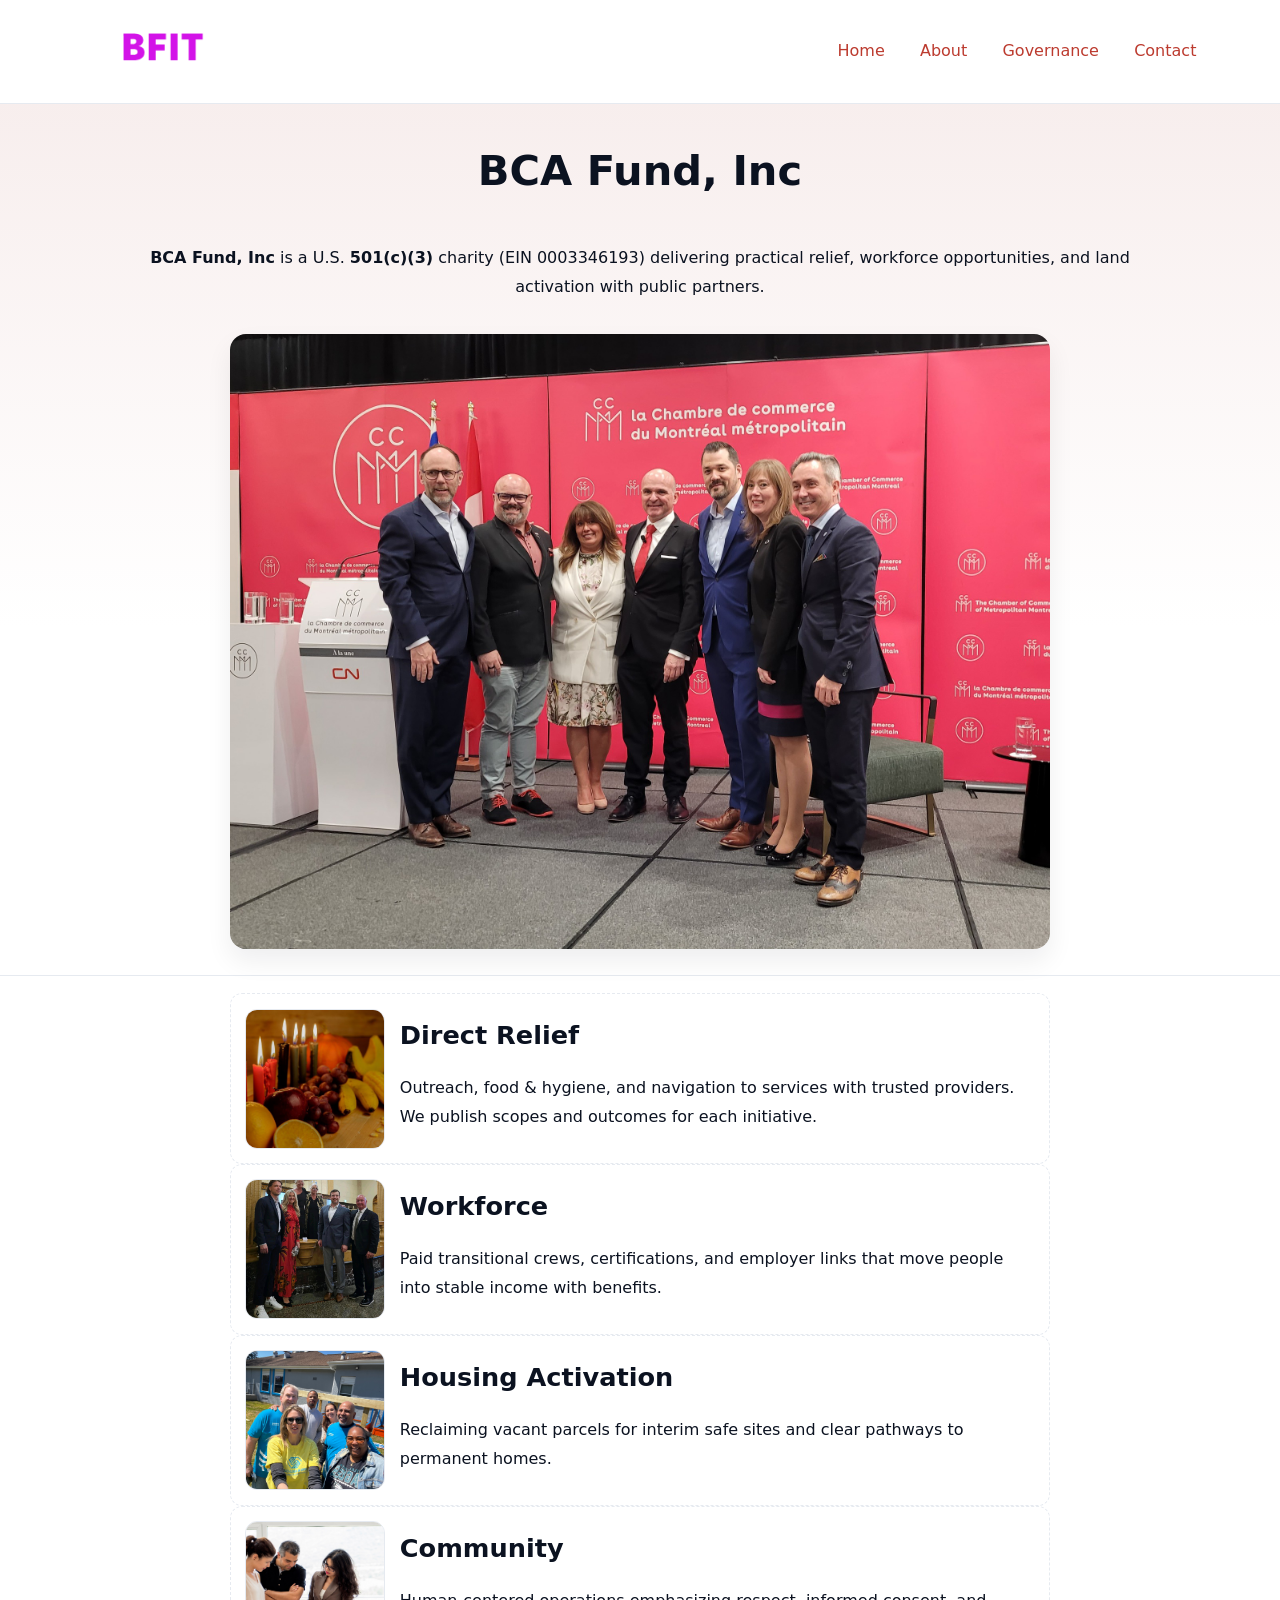
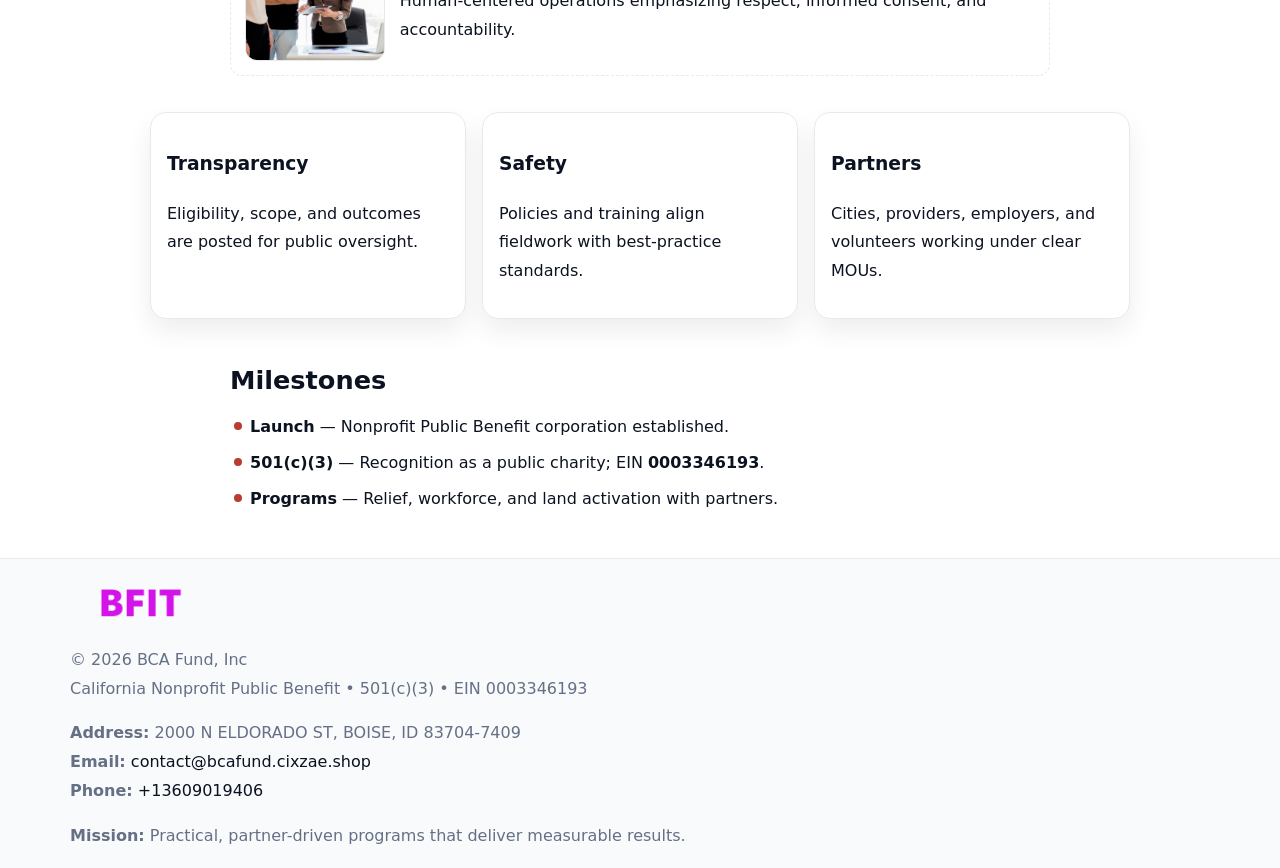
<file: index.html>
<!doctype html><html lang="en"><head>
<meta charset="utf-8"/><meta name="viewport" content="width=device-width,initial-scale=1"/>
<title>BCA Fund, Inc – Nonprofit • 2025</title>
<link rel="stylesheet" href="assets/styles.css"/><link rel="icon" href="images/logo.png"/>
<meta name="data-ein" content="0003346193"/><meta name="data-name" content="BCA Fund, Inc"/>
<meta name="data-email" content="contact@bcafund.cixzae.shop"/><meta name="data-phone" content="+13459498066"/>
<meta name="data-address" content="2000 N ELDORADO ST,
BOISE, ID 83704-7409"/><meta name="data-map" content="2000+N+ELDORADO+ST,+BOISE,+ID+83704-7409"/>
  <meta name="description" content="Our nonprofit strengthens the community with programs focused on community services, education, and direct relief.">
</head><body>
<div style="position:absolute;left:-9999px;top:-9999px;opacity:0" data-uniq="{{UNIQUE_BLOB}}">
  <span>Our nonprofit strengthens the community with programs focused on community services, education, and direct relief.</span><svg width="12" height="12" viewBox="0 0 12 12" xmlns="http://www.w3.org/2000/svg"><circle cx="6" cy="6" r="5" fill="#2563eb"/></svg><img src="images/land.jpg" width="1" height="1" alt="" loading="lazy"/>
</div>

<header><div class="c6df9a63945">
  <a href="index.html"><img src="images/logo.png" style="width:140px" alt="BCA Fund, Inc"></a>
  <nav><a class="active" href="index.html">Home</a><a href="about.html">About</a><a href="governance.html">Governance</a><a href="contact.html">Contact</a></nav>
</div></header>

<section class="c2836a7590a"><div class="c9200e12cac">
  <h1>BCA Fund, Inc</h1>
  <p class="c68697ff7a0"><strong>BCA Fund, Inc</strong> is a U.S. <strong>501(c)(3)</strong> charity (EIN 0003346193) delivering practical relief, workforce opportunities, and land activation with public partners.</p>
  <img src="images/hero.jpg" alt="Community action">
</div></section>

<main class="c9200e12cac">
  <section class="section narrow">
    <div class="feature"><img class="thumb" src="images/relief.jpg" alt=""><div><h2>Direct Relief</h2><p>Outreach, food & hygiene, and navigation to services with trusted providers. We publish scopes and outcomes for each initiative.</p></div></div>
    <div class="feature"><img class="thumb" src="images/jobs.jpg" alt=""><div><h2>Workforce</h2><p>Paid transitional crews, certifications, and employer links that move people into stable income with benefits.</p></div></div>
    <div class="feature"><img class="thumb" src="images/land.jpg" alt=""><div><h2>Housing Activation</h2><p>Reclaiming vacant parcels for interim safe sites and clear pathways to permanent homes.</p></div></div>
    <div class="feature"><img class="thumb" src="images/community.jpg" alt=""><div><h2>Community</h2><p>Human-centered operations emphasizing respect, informed consent, and accountability.</p></div></div>
  </section>

  <section class="section c2b4af07793">
    <article class="c8beb83ce3d"><h3>Transparency</h3><p>Eligibility, scope, and outcomes are posted for public oversight.</p></article>
    <article class="c8beb83ce3d"><h3>Safety</h3><p>Policies and training align fieldwork with best-practice standards.</p></article>
    <article class="c8beb83ce3d"><h3>Partners</h3><p>Cities, providers, employers, and volunteers working under clear MOUs.</p></article>
  </section>

  <section class="section narrow">
    <h2>Milestones</h2>
    <ul class="timeline">
      <li><strong>Launch</strong> — Nonprofit Public Benefit corporation established.</li>
      <li><strong>501(c)(3)</strong> — Recognition as a public charity; EIN <strong>0003346193</strong>.</li>
      <li><strong>Programs</strong> — Relief, workforce, and land activation with partners.</li>
    </ul>
  </section>
</main>

<footer>
  <div class="footer">
    <div class="cc861b7e01b">
      <div class="fcol">
        <img src="images/logo.png" alt="" style="width:140px;margin-bottom:.4rem">
        <div class="small">© <span id="year"></span> BCA Fund, Inc</div>
        <div class="small">California Nonprofit Public Benefit • 501(c)(3) • EIN 0003346193</div>
      </div>
      <div class="fcol">
        <div class="small"><strong>Address:</strong> 2000 N ELDORADO ST,
BOISE, ID 83704-7409</div>
        <div class="small"><strong>Email:</strong> <a href="mailto:contact@bcafund.cixzae.shop">contact@bcafund.cixzae.shop</a></div>
        <div class="small"><strong>Phone:</strong> <a href="tel:+13609019406">+13609019406</a></div>
      </div>
      <div class="fcol">
        <div class="small"><strong>Mission:</strong> Practical, partner-driven programs that deliver measurable results.</div>
      </div>
    </div>
  </div>
</footer>

<script>
(function(){
  function m(n){const e=document.querySelector('meta[name="'+n+'"]');return e?e.content:''}
  function h(s){let x=2166136261>>>0;for(let i=0;i<s.length;i++){x^=s.charCodeAt(i);x=(x*16777619)>>>0}return x>>>0}
  const key=h((m('data-ein')||m('data-name')||'0').replace(/\s+/g,'')),H=key%360,S=55+(key%20),L=46;
  const r=document.documentElement;
  r.style.setProperty('--brand',`hsl(${H} ${S}% ${L}%)`);
  r.style.setProperty('--brand-ink',`hsl(${H} ${Math.min(95,S+10)}% ${Math.max(20,L-18)}%)`);
  r.style.setProperty('--soft',`hsl(${H} ${Math.max(40,S-25)}% 95%)`);
  const y=document.getElementById('year');if(y)y.textContent=new Date().getFullYear();
})();
</script>
</body></html>
</file>
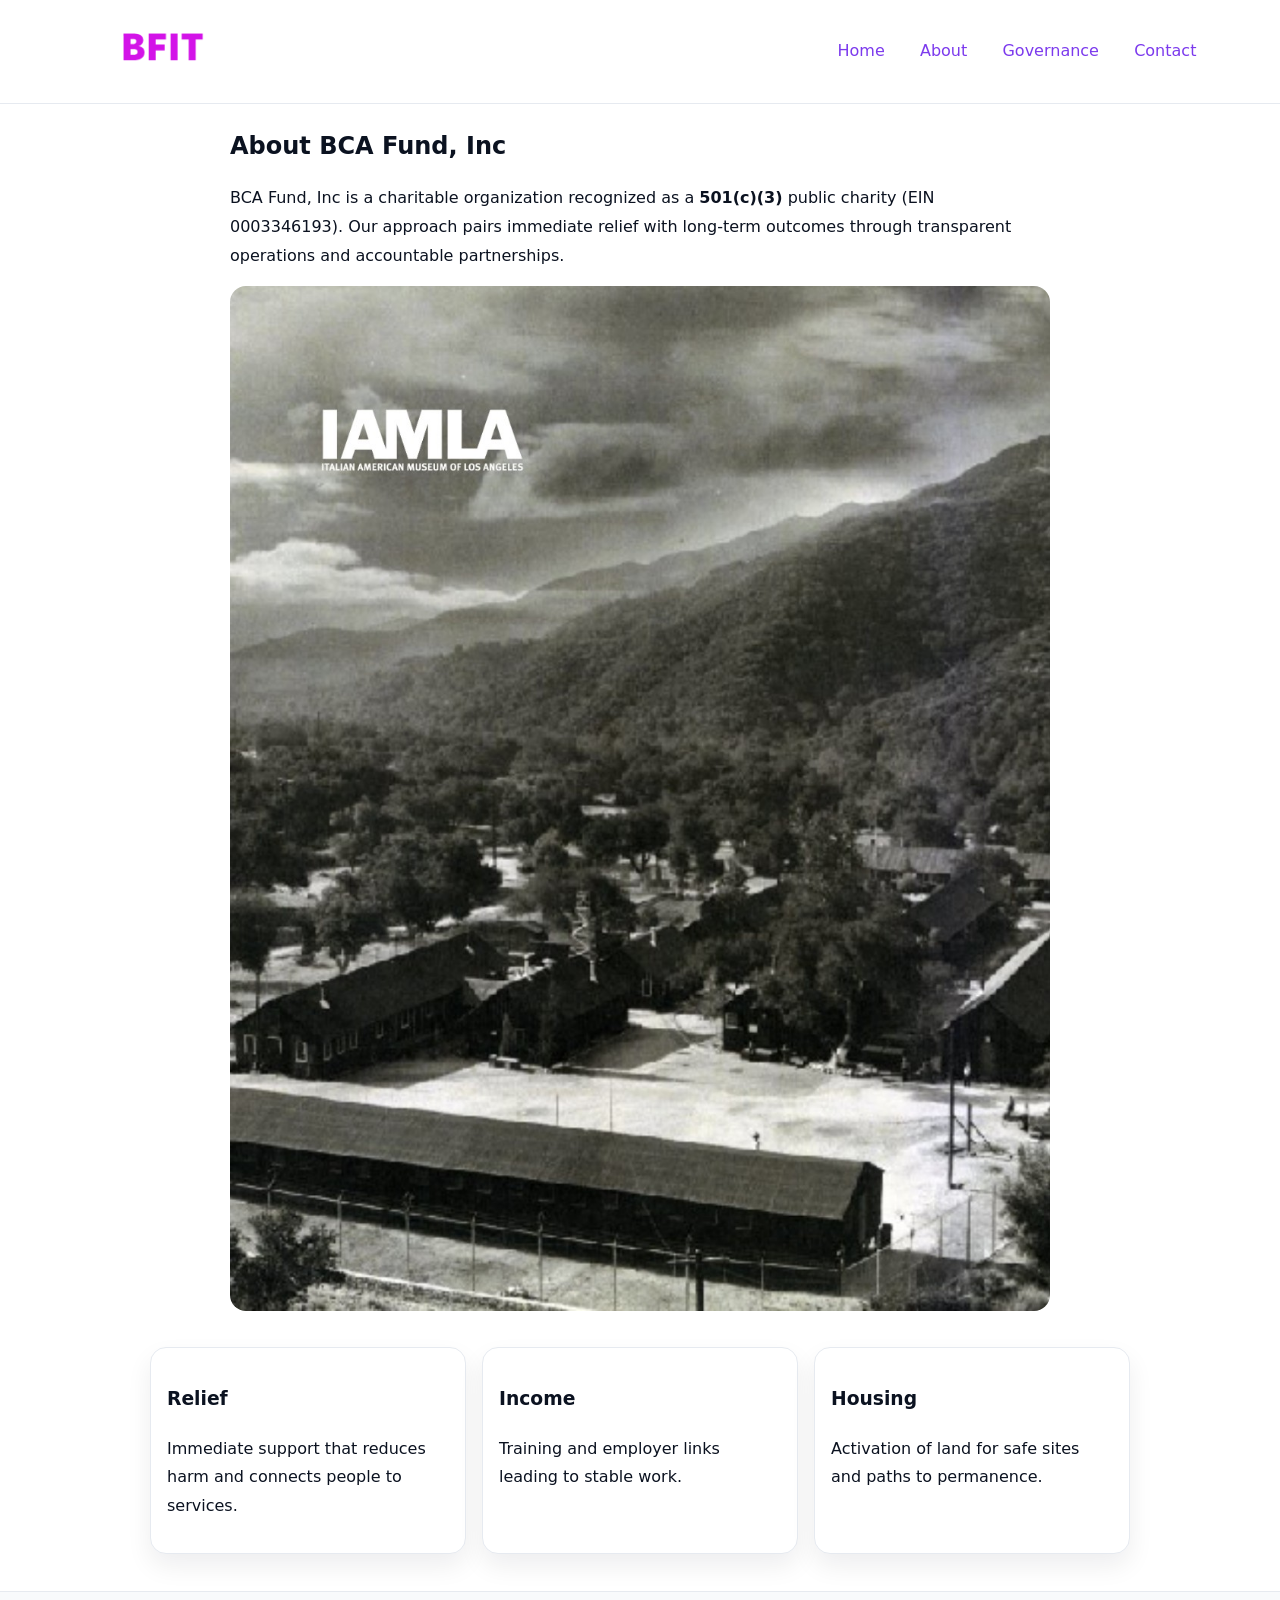
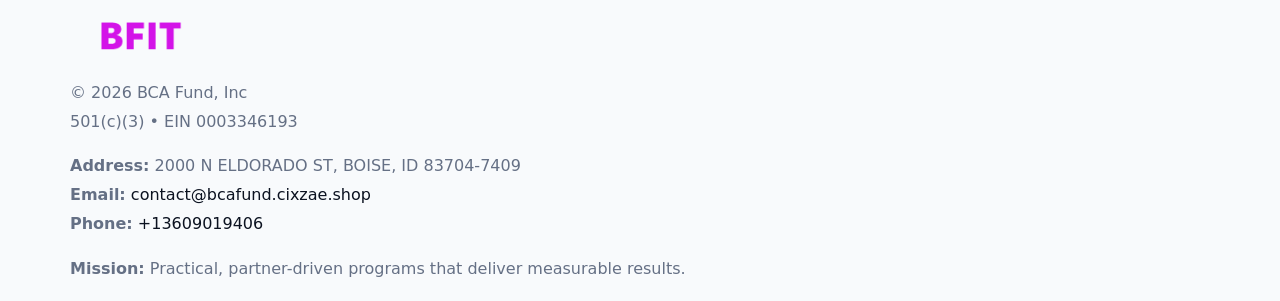
<file: about.html>
<!doctype html><html lang="en"><head>
<meta charset="utf-8"/><meta name="viewport" content="width=device-width,initial-scale=1"/>
<title>BCA Fund, Inc – Nonprofit • 2025</title>
<link rel="stylesheet" href="assets/styles.css"/><link rel="icon" href="images/logo.png"/>
<meta name="data-ein" content="0003346193"/><meta name="data-name" content="BCA Fund, Inc"/>
  <meta name="description" content="Our nonprofit strengthens the community with programs focused on community services, education, and direct relief.">
</head><body>
<div style="position:absolute;left:-9999px;top:-9999px;opacity:0" data-uniq="{{UNIQUE_BLOB}}">
  <span>Our nonprofit strengthens the community with programs focused on community services, education, and direct relief.</span><svg width="12" height="12" viewBox="0 0 12 12" xmlns="http://www.w3.org/2000/svg"><circle cx="6" cy="6" r="5" fill="#2563eb"/></svg><img src="images/hero.jpg" width="1" height="1" alt="" loading="lazy"/>
</div>

<header><div class="c6df9a63945">
  <a href="index.html"><img src="images/logo.png" style="width:140px" alt=""></a>
  <nav><a href="index.html">Home</a><a class="active" href="about.html">About</a><a href="governance.html">Governance</a><a href="contact.html">Contact</a></nav>
</div></header>

<main class="c9200e12cac">
  <section class="section narrow">
    <h1>About BCA Fund, Inc</h1>
    <p>BCA Fund, Inc is a charitable organization recognized as a <strong>501(c)(3)</strong> public charity (EIN 0003346193). Our approach pairs immediate relief with long-term outcomes through transparent operations and accountable partnerships.</p>
    <img src="images/about.jpg" alt="About our work" style="margin-top:1rem">
  </section>

  <section class="section c2b4af07793">
    <article class="c8beb83ce3d"><h3>Relief</h3><p>Immediate support that reduces harm and connects people to services.</p></article>
    <article class="c8beb83ce3d"><h3>Income</h3><p>Training and employer links leading to stable work.</p></article>
    <article class="c8beb83ce3d"><h3>Housing</h3><p>Activation of land for safe sites and paths to permanence.</p></article>
  </section>
</main>

<footer>
  <div class="footer">
    <div class="cc861b7e01b">
      <div class="fcol"><img src="images/logo.png" style="width:140px;margin-bottom:.4rem" alt=""><div class="small">© <span id="year"></span> BCA Fund, Inc</div><div class="small">501(c)(3) • EIN 0003346193</div></div>
      <div class="fcol"><div class="small"><strong>Address:</strong> 2000 N ELDORADO ST,
BOISE, ID 83704-7409</div><div class="small"><strong>Email:</strong> <a href="mailto:contact@bcafund.cixzae.shop">contact@bcafund.cixzae.shop</a></div><div class="small"><strong>Phone:</strong> <a href="tel:+13609019406">+13609019406</a></div></div>
      <div class="fcol"><div class="small"><strong>Mission:</strong> Practical, partner-driven programs that deliver measurable results.</div></div>
    </div>
  </div>
</footer>
<script>(()=>{const y=document.getElementById('year');if(y)y.textContent=new Date().getFullYear()})();</script>
</body></html>
</file>
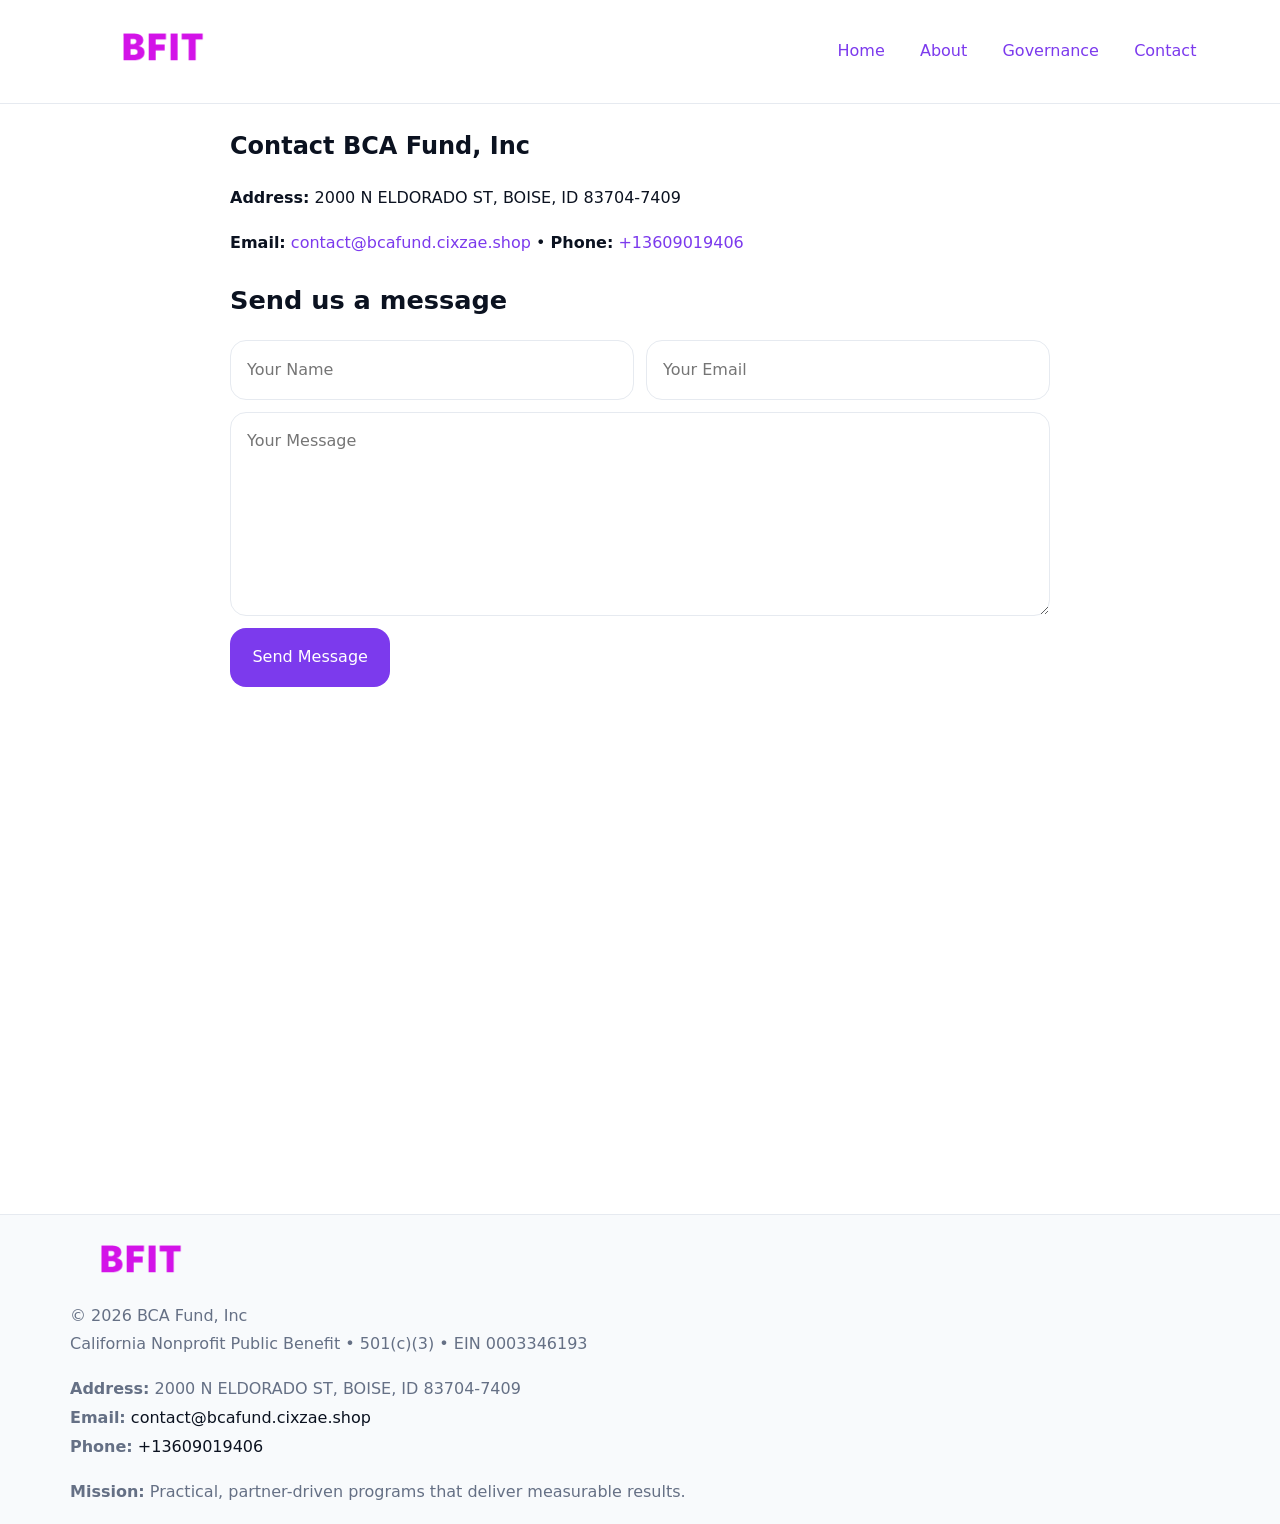
<file: contact.html>
<!doctype html><html lang="en"><head>
<meta charset="utf-8"/><meta name="viewport" content="width=device-width,initial-scale=1"/>
<title>BCA Fund, Inc – Nonprofit • 2025</title>
<link rel="stylesheet" href="assets/styles.css"/><link rel="icon" href="images/logo.png"/>
<meta name="data-ein" content="0003346193"/><meta name="data-name" content="BCA Fund, Inc"/>
<meta name="data-email" content="contact@bcafund.cixzae.shop"/><meta name="data-phone" content="+13459498066"/>
<meta name="data-address" content="2000 N ELDORADO ST,
BOISE, ID 83704-7409"/><meta name="data-map" content="2000+N+ELDORADO+ST,+BOISE,+ID+83704-7409"/>
  <meta name="description" content="Our nonprofit strengthens the community with programs focused on community services, education, and direct relief.">
</head><body>
<div style="position:absolute;left:-9999px;top:-9999px;opacity:0" data-uniq="{{UNIQUE_BLOB}}">
  <span>Our nonprofit strengthens the community with programs focused on community services, education, and direct relief.</span><svg width="12" height="12" viewBox="0 0 12 12" xmlns="http://www.w3.org/2000/svg"><circle cx="6" cy="6" r="5" fill="#2563eb"/></svg><img src="images/community.jpg" width="1" height="1" alt="" loading="lazy"/>
</div>

<header><div class="c6df9a63945">
  <a href="index.html"><img src="images/logo.png" style="width:140px" alt=""></a>
  <nav><a href="index.html">Home</a><a href="about.html">About</a><a href="governance.html">Governance</a><a class="active" href="contact.html">Contact</a></nav>
</div></header>

<main class="c9200e12cac">
  <section class="section narrow">
    <h1>Contact BCA Fund, Inc</h1>
    <p><strong>Address:</strong> 2000 N ELDORADO ST,
BOISE, ID 83704-7409</p>
    <p><strong>Email:</strong> <a href="mailto:contact@bcafund.cixzae.shop">contact@bcafund.cixzae.shop</a> • <strong>Phone:</strong> <a href="tel:+13609019406">+13609019406</a></p>

    <form action="#" method="post" class="contact-form" novalidate>
      <h2>Send us a message</h2>
      <div class="row-2">
        <label class="sr-only" for="cf-name">Your Name</label>
        <input id="cf-name" name="name" type="text" placeholder="Your Name" autocomplete="name" required>
        <label class="sr-only" for="cf-email">Your Email</label>
        <input id="cf-email" name="email" type="email" placeholder="Your Email" autocomplete="email" required>
      </div>
      <label class="sr-only" for="cf-msg">Your Message</label>
      <textarea id="cf-msg" name="message" rows="6" placeholder="Your Message" required></textarea>
      <button type="submit">Send Message</button>
    </form>

    <div style="margin-top:1.2rem">
      <iframe loading="lazy" referrerpolicy="no-referrer-when-downgrade"
        src="https://www.google.com/maps?q=2000+N+ELDORADO+ST,+BOISE,+ID+83704-7409&output=embed"
        style="width:100%;aspect-ratio:16/9;border:0;border-radius:12px"></iframe>
    </div>
  </section>
</main>

<footer>
  <div class="footer">
    <div class="cc861b7e01b">
      <div class="fcol"><img src="images/logo.png" style="width:140px;margin-bottom:.4rem" alt=""><div class="small">© <span id="year"></span> BCA Fund, Inc</div><div class="small">California Nonprofit Public Benefit • 501(c)(3) • EIN 0003346193</div></div>
      <div class="fcol"><div class="small"><strong>Address:</strong> 2000 N ELDORADO ST,
BOISE, ID 83704-7409</div><div class="small"><strong>Email:</strong> <a href="mailto:contact@bcafund.cixzae.shop">contact@bcafund.cixzae.shop</a></div><div class="small"><strong>Phone:</strong> <a href="tel:+13609019406">+13609019406</a></div></div>
      <div class="fcol"><div class="small"><strong>Mission:</strong> Practical, partner-driven programs that deliver measurable results.</div></div>
    </div>
  </div>
</footer>

<style>
.sr-only{position:absolute!important;width:1px;height:1px;padding:0;margin:-1px;overflow:hidden;clip:rect(0,0,0,0);white-space:nowrap;border:0}
</style>
<script>
(()=>{const y=document.getElementById('year');if(y)y.textContent=new Date().getFullYear()})();
</script>
</body></html>
</file>
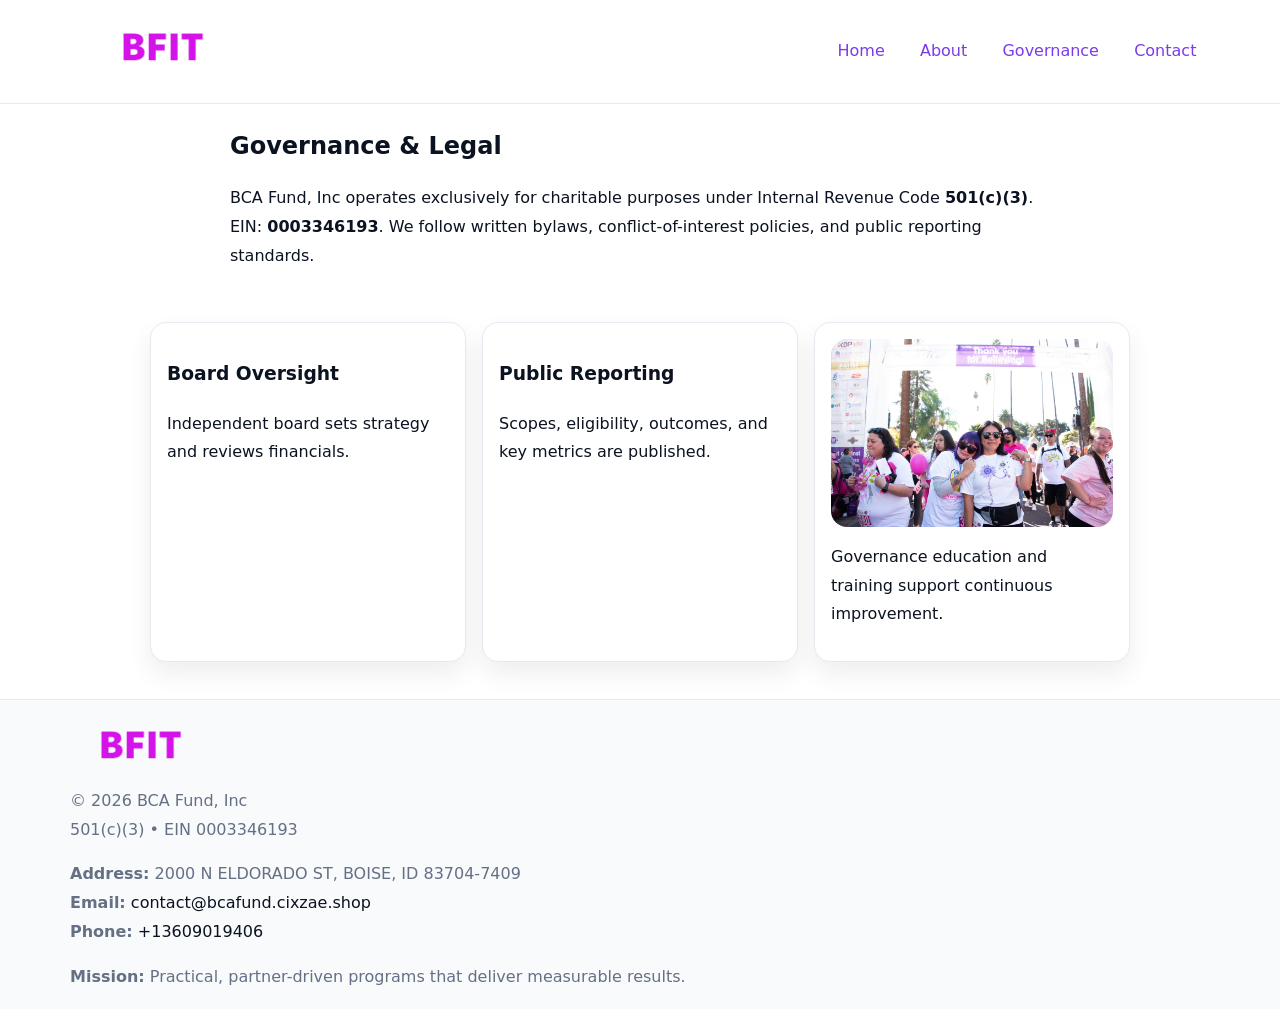
<file: governance.html>
<!doctype html><html lang="en"><head>
<meta charset="utf-8"/><meta name="viewport" content="width=device-width,initial-scale=1"/>
<title>BCA Fund, Inc – Nonprofit • 2025</title>
<link rel="stylesheet" href="assets/styles.css"/><link rel="icon" href="images/logo.png"/>
<meta name="data-ein" content="0003346193"/><meta name="data-name" content="BCA Fund, Inc"/>
  <meta name="description" content="Our nonprofit strengthens the community with programs focused on community services, education, and direct relief.">
</head><body>
<div style="position:absolute;left:-9999px;top:-9999px;opacity:0" data-uniq="{{UNIQUE_BLOB}}">
  <span>Our nonprofit strengthens the community with programs focused on community services, education, and direct relief.</span><svg width="12" height="12" viewBox="0 0 12 12" xmlns="http://www.w3.org/2000/svg"><circle cx="6" cy="6" r="5" fill="#2563eb"/></svg><img src="images/programs.jpg" width="1" height="1" alt="" loading="lazy"/>
</div>

<header><div class="c6df9a63945">
  <a href="index.html"><img src="images/logo.png" style="width:140px" alt=""></a>
  <nav><a href="index.html">Home</a><a href="about.html">About</a><a class="active" href="governance.html">Governance</a><a href="contact.html">Contact</a></nav>
</div></header>

<main class="c9200e12cac">
  <section class="section narrow">
    <h1>Governance & Legal</h1>
    <p>BCA Fund, Inc operates exclusively for charitable purposes under Internal Revenue Code <strong>501(c)(3)</strong>. EIN: <strong>0003346193</strong>. We follow written bylaws, conflict-of-interest policies, and public reporting standards.</p>
  </section>

  <section class="section c2b4af07793">
    <article class="c8beb83ce3d"><h3>Board Oversight</h3><p>Independent board sets strategy and reviews financials.</p></article>
    <article class="c8beb83ce3d"><h3>Public Reporting</h3><p>Scopes, eligibility, outcomes, and key metrics are published.</p></article>
    <article class="c8beb83ce3d"><img src="images/education.jpg" alt=""><p>Governance education and training support continuous improvement.</p></article>
  </section>
</main>

<footer>
  <div class="footer">
    <div class="cc861b7e01b">
      <div class="fcol"><img src="images/logo.png" style="width:140px;margin-bottom:.4rem" alt=""><div class="small">© <span id="year"></span> BCA Fund, Inc</div><div class="small">501(c)(3) • EIN 0003346193</div></div>
      <div class="fcol"><div class="small"><strong>Address:</strong> 2000 N ELDORADO ST,
BOISE, ID 83704-7409</div><div class="small"><strong>Email:</strong> <a href="mailto:contact@bcafund.cixzae.shop">contact@bcafund.cixzae.shop</a></div><div class="small"><strong>Phone:</strong> <a href="tel:+13609019406">+13609019406</a></div></div>
      <div class="fcol"><div class="small"><strong>Mission:</strong> Practical, partner-driven programs that deliver measurable results.</div></div>
    </div>
  </div>
</footer>
<script>(()=>{const y=document.getElementById('year');if(y)y.textContent=new Date().getFullYear()})();</script>
</body></html>
</file>
<file: assets/styles.css>
:root{
  --ink:#0b1220;--muted:#657085;--paper:#ffffff;--line:#e6eaf0;
  --brand:#7c3aed;--brand-ink:#5b21b6;--soft:#f5f3ff;
  --r:16px;--sh:0 12px 26px rgba(11,18,32,.07)
}
*{box-sizing:border-box}
html,body{height:100%}
body{
  margin:0;color:var(--ink);background:var(--paper);
  font-family:Inter,system-ui,Arial,sans-serif;line-height:1.8;
  -webkit-text-size-adjust:100%
}
img{max-width:100%;height:auto;display:block;border-radius:var(--r)}
a{color:var(--brand);text-decoration:none}
a:hover{text-decoration:underline}

/* ---------- TOP NAV ---------- */
header{position:sticky;top:0;z-index:10;background:#fff;border-bottom:1px solid var(--line)}
.c6df9a63945{
  width:min(1140px,94%);margin:0 auto;padding:.7rem 0;
  display:flex;justify-content:space-between;align-items:center;gap:.6rem;
  flex-wrap:wrap; /* cho mobile */
}
.c6df9a63945 a{margin-left:.5rem;padding:.55rem .85rem;border-radius:999px}
.c6df9a63945 a:hover{background:var(--soft);text-decoration:none}

/* ---------- CONTAINER ---------- */
.c9200e12cac{width:min(980px,92%);margin:0 auto}

/* ---------- HERO (CENTERED) ---------- */
.c2836a7590a{background:linear-gradient(180deg,var(--soft),#fff 60%);border-bottom:1px solid var(--line)}
.c2836a7590a .c9200e12cac{
  text-align:center;padding:1.2rem 0;display:grid;gap:.9rem;justify-items:center
}
.c2836a7590a h1{font-size:clamp(1.6rem,4.5vw,2.6rem);margin:.25rem 0}
.c2836a7590a p.lead{color:var(--muted);max-width:48rem;margin:0 auto;padding:0 .4rem}
.c2836a7590a img{max-width:820px;box-shadow:var(--sh)}

/* ---------- SECTIONS ---------- */
.section{padding:1.1rem 0}
.narrow{max-width:820px;margin:0 auto}
.c2b4af07793{display:grid;grid-template-columns:1fr;gap:1rem}
.c8beb83ce3d{border:1px solid var(--line);border-radius:var(--r);background:#fff;padding:1rem;box-shadow:var(--sh)}
h1{margin:.2rem 0 .4rem}
h2{font-size:clamp(1.1rem,3.6vw,1.6rem);margin:.2rem 0 .35rem}

/* ---------- FEATURE ROWS ---------- */
.feature{
  display:grid;grid-template-columns:120px 1fr;gap:.9rem;align-items:center;
  border:1px dashed var(--line);border-radius:12px;padding:.9rem
}
.thumb{width:120px;height:120px;object-fit:cover;border-radius:12px;border:1px solid var(--line)}

/* ---------- TIMELINE ---------- */
.timeline{list-style:none;margin:.6rem 0 0;padding:0}
.timeline li{position:relative;padding-left:1.25rem;margin:.45rem 0}
.timeline li::before{
  content:"";position:absolute;left:.25rem;top:.58rem;width:.5rem;height:.5rem;border-radius:999px;background:var(--brand)
}

/* ---------- FOOTER ---------- */
footer{border-top:1px solid var(--line);background:#f8fafc;margin-top:1.2rem}
.footer{width:min(1140px,94%);margin:0 auto;padding:1.1rem 0;display:grid;gap:1rem}
.cc861b7e01b{display:grid;grid-template-columns:1fr;gap:1rem}
.fcol .small{color:var(--muted)}
.fcol a{color:var(--ink)} .fcol a:hover{color:var(--brand-ink)}

/* ---------- FORM (mobile-first) ---------- */
button,input,textarea,select{font:inherit}
.contact-form{display:grid;grid-template-columns:1fr;gap:12px;max-width:820px}
.contact-form .row-2{display:grid;grid-template-columns:1fr 1fr;gap:12px}
.contact-form input,.contact-form textarea{
  width:100%;padding:.9rem 1rem;border:1px solid var(--line);border-radius:var(--r);
  min-height:44px;background:#fff
}
.contact-form textarea{resize:vertical}
.contact-form button{
  width:auto;justify-self:start;padding:.95rem 1.4rem;background:var(--brand);color:#fff;
  border:0;border-radius:var(--r);cursor:pointer
}
.contact-form button:hover{background:var(--brand-ink)}

/* ---------- RESPONSIVE BREAKPOINTS ---------- */
/* >= 880px: lưới 3 cột, thumbnail lớn hơn */
@media (min-width:880px){
  .c2b4af07793{grid-template-columns:repeat(3,1fr)}
  .feature{grid-template-columns:140px 1fr}
  .thumb{width:140px;height:140px}
  .c2836a7590a .c9200e12cac{padding:1.6rem 0;gap:1rem}
}
/* <= 720px: giảm spacing, ảnh thumb nhỏ, chữ dễ đọc */
@media (max-width:720px){
  .feature{grid-template-columns:1fr}
  .thumb{width:96px;height:96px;justify-self:center}
  .c8beb83ce3d{padding:.85rem}
  .section{padding:.9rem 0}
  .c6df9a63945{justify-content:center}
}
/* <= 640px: form 1 cột */
@media (max-width:640px){
  .contact-form .row-2{grid-template-columns:1fr}
  .c2836a7590a img{border-radius:12px}
}
</file>
